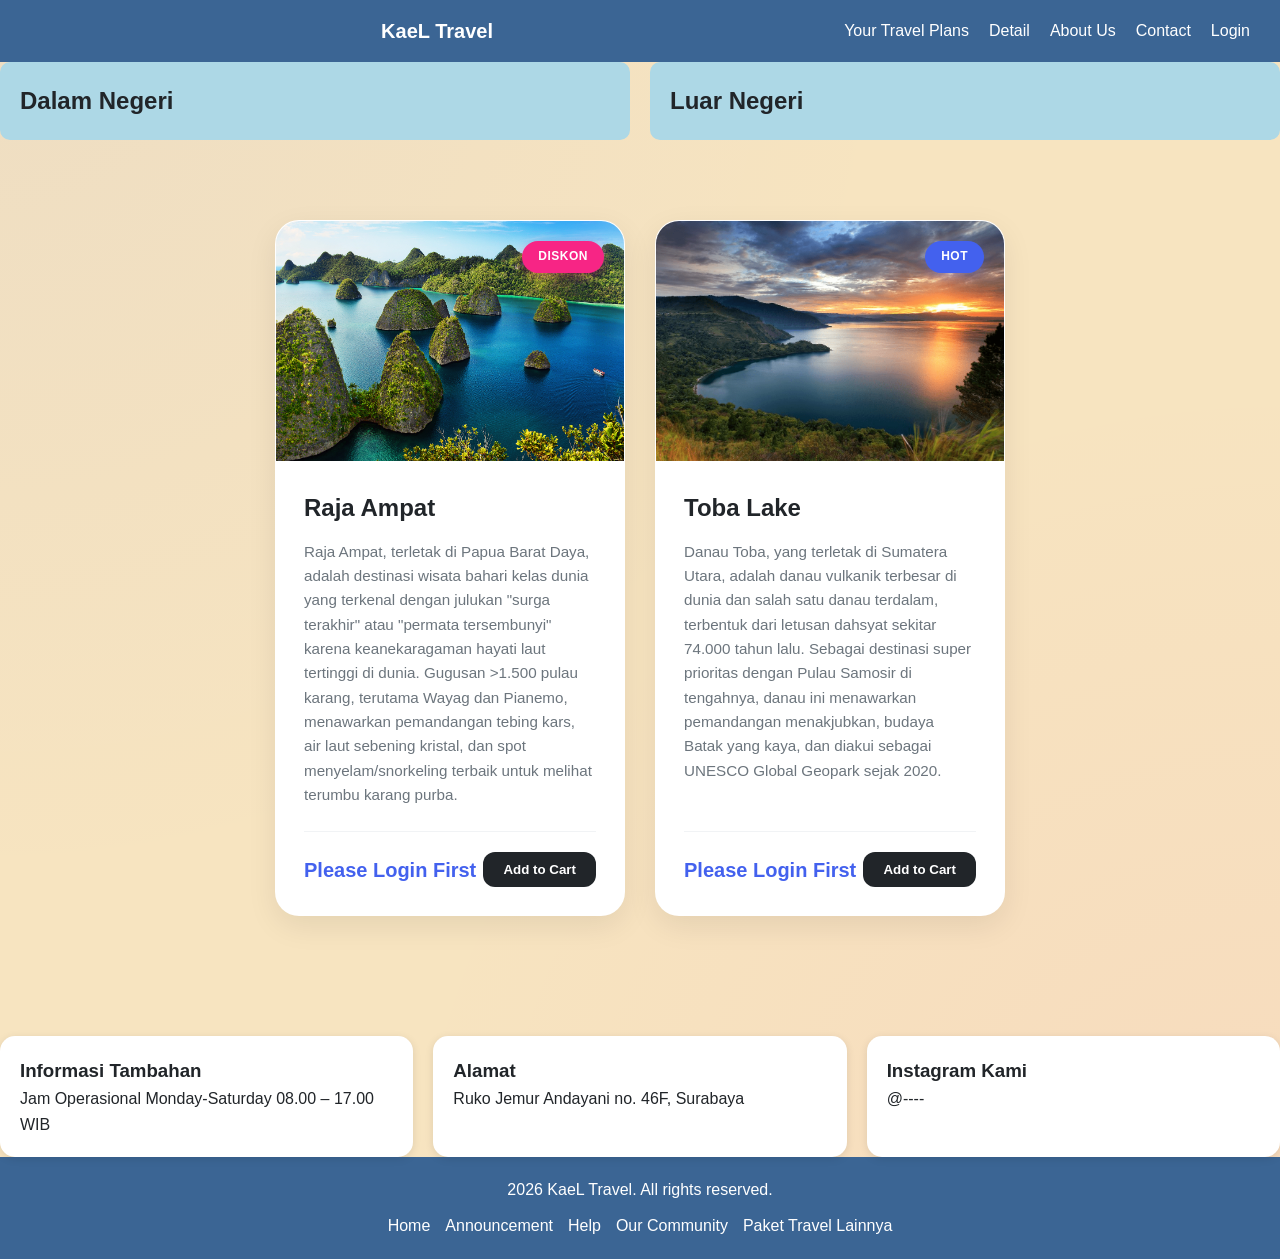
<file: index.html>
<!DOCTYPE html>
<html lang="en">
<head>
    <meta charset="UTF-8">
    <meta name="viewport" content="width=device-width, initial-scale=1.0">
    <title>Task Web</title>
    <link rel="stylesheet" href="css/style.css">
    <link rel="icon" type="image/png" href="Assets/Media/favicon.png">
</head>
<body>
    <header>
        <div class="logo"></div>
        <div class="nama-web">KaeL Travel</div>
        <nav>
            <ul>
                <li><a href="#">Your Travel Plans</a></li>
                <li><a href="#">Detail</a></li>
                <li><a href="#">About Us</a></li>
                <li><a href="#">Contact</a></li>
                <li><a href="login/login.html">Login</a></li>
            </ul>
        </nav>
    </header>

    <section class="destinasi">
        <div class="card">
            <h2>Dalam Negeri</h2>
        </div>
        
        <div class="card">
            <h2>Luar Negeri</h2>
        </div>
    </section>

    <main>
        <div class="page-wrapper">
            <main class="product-grid">
                <div class="product-card">
                    <div class="image-box">
                        <img src="Assets/Media/RajaAmpat.jpg" alt="Product Image">
                        <span class="badge sale">Diskon</span>
                    </div>
                    <div class="content">
                        <h2 class="nama-barang">Raja Ampat</h2>
                        <p class="deskripsi-barang">Raja Ampat, terletak di Papua Barat Daya, adalah destinasi wisata bahari kelas dunia yang terkenal dengan julukan "surga terakhir" atau "permata tersembunyi" karena keanekaragaman hayati laut tertinggi di dunia. Gugusan >1.500 pulau karang, terutama Wayag dan Pianemo, menawarkan pemandangan tebing kars, air laut sebening kristal, dan spot menyelam/snorkeling terbaik untuk melihat terumbu karang purba.
                        </p>
                        <div class="footer">
                            <span class="harga-barang">Please Login First</span>
                            <button class="buy-btn">Add to Cart</button>
                        </div>
                    </div>
                </div>

                <div class="product-card">
                    <div class="image-box">
                        <img src="Assets/Media/TobaLake.png" alt="Product Image">
                        <span class="badge">HOT</span>
                    </div>
                    <div class="content">
                        <h2 class="nama-barang">Toba Lake</h2>
                        <p class="deskripsi-barang">Danau Toba, yang terletak di Sumatera Utara, adalah danau vulkanik terbesar di dunia dan salah satu danau terdalam, terbentuk dari letusan dahsyat sekitar 74.000 tahun lalu. Sebagai destinasi super prioritas dengan Pulau Samosir di tengahnya, danau ini menawarkan pemandangan menakjubkan, budaya Batak yang kaya, dan diakui sebagai UNESCO Global Geopark sejak 2020.</p>
                        <div class="footer">
                            <span class="harga-barang">Please Login First</span>
                            <button class="buy-btn">Add to Cart</button>
                        </div>
                    </div>
                </div>
            </main>
        </div>
                
        <section class="info">
            <div class="box">
                <h3>Informasi Tambahan</h3>
                <p>
                Jam Operasional Monday-Saturday 08.00 – 17.00 WIB
                </p>
            </div>
            <div class="box">
                <h3>Alamat</h3>
                <p>
                Ruko Jemur Andayani no. 46F, Surabaya
                </p>
            </div>
             <div class="box">
                <h3>Instagram Kami</h3>
                <p>
                @----
                </p>
            </div>
        </section>

        
        <footer>
            <div class="footer-content">
            <p>2026 KaeL Travel. All rights reserved.</p>
    
                <ul class="footer-menu">
                    <li><a href="#">Home</a></li>
                    <li><a href="#">Announcement</a></li>
                    <li><a href="#">Help</a></li>
                    <li><a href="#">Our Community</a></li>
                    <li><a href="#">Paket Travel Lainnya</a></li>
                </ul>
            </div>
        </footer>
        
 
    </main>
</body>
</html>
</file>
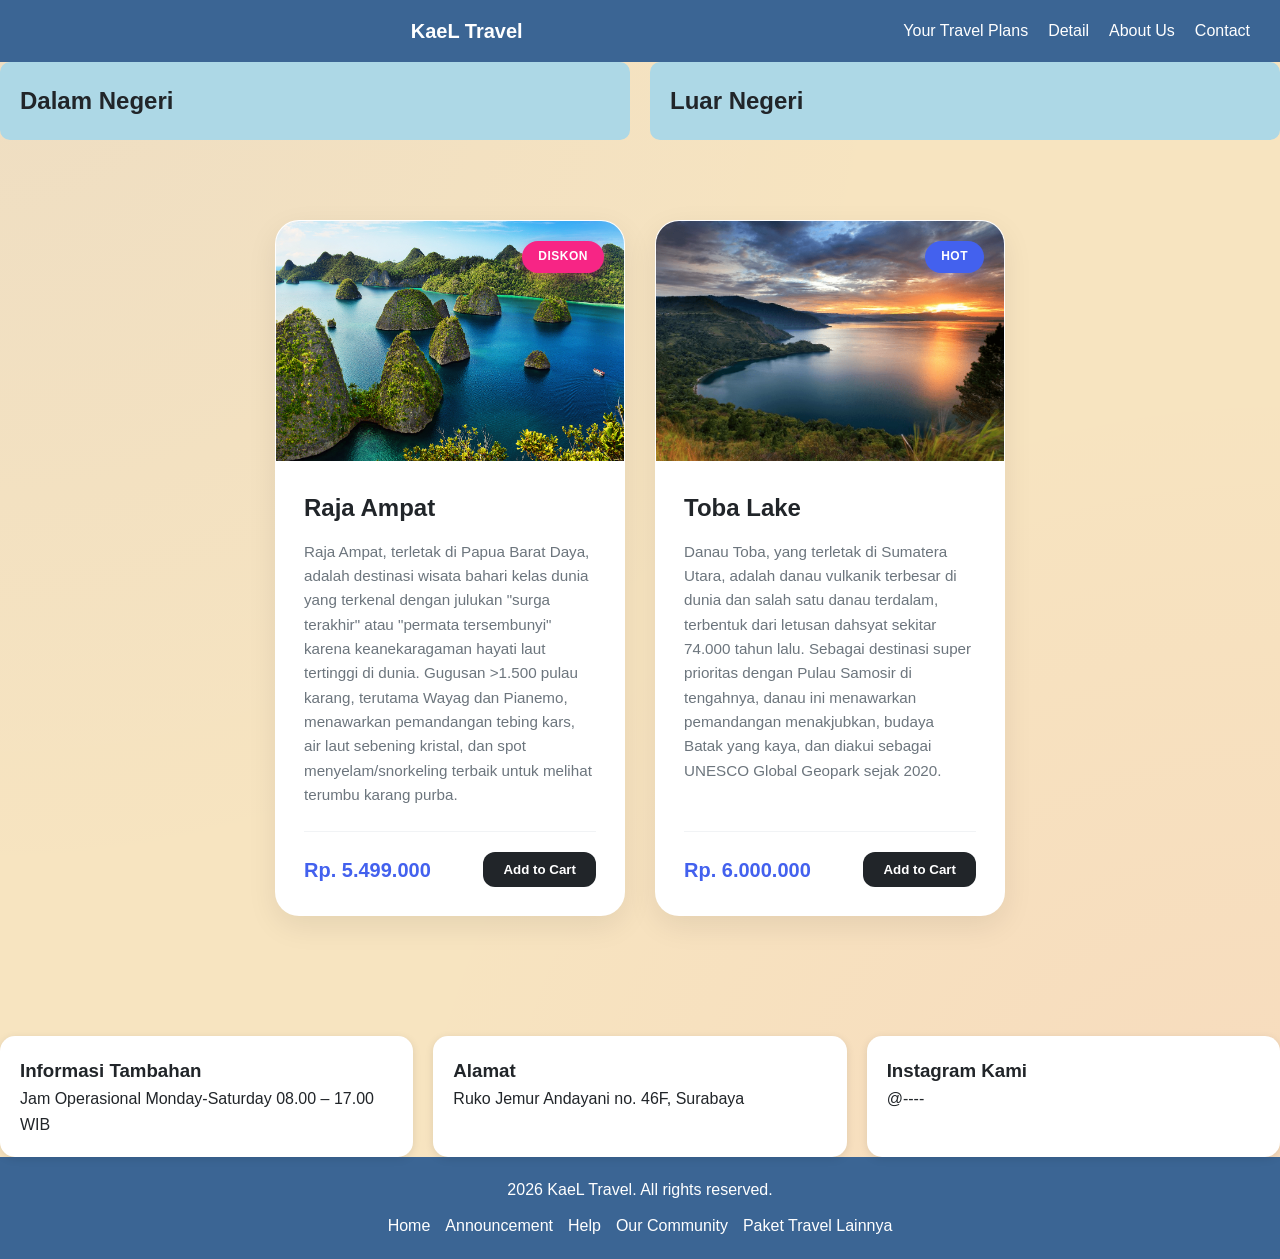
<file: dashboard.html>
<!DOCTYPE html>
<html lang="en">

<head>
    <meta charset="UTF-8">
    <meta name="viewport" content="width=device-width, initial-scale=1.0">
    <title>Task Web</title>
    <link rel="stylesheet" href="css/style.css">
    <link rel="icon" type="image/png" href="Assets/Media/favicon.png">
</head>

<body>
    <header>
        <div class="logo"></div>
        <div class="nama-web">KaeL Travel</div>
        <nav>
            <ul>
                <li><a href="#">Your Travel Plans</a></li>
                <li><a href="#">Detail</a></li>
                <li><a href="#">About Us</a></li>
                <li><a href="#">Contact</a></li>
            </ul>
        </nav>
    </header>

    <section class="destinasi">
        <div class="card">
            <h2>Dalam Negeri</h2>
        </div>

        <div class="card">
            <h2>Luar Negeri</h2>
        </div>
    </section>

    <main>
        <div class="page-wrapper">
            <main class="product-grid">
                <div class="product-card">
                    <div class="image-box">
                        <img src="Assets/Media/RajaAmpat.jpg" alt="Product Image">
                        <span class="badge sale">Diskon</span>
                    </div>
                    <div class="content">
                        <h2 class="nama-barang">Raja Ampat</h2>
                        <p class="deskripsi-barang">Raja Ampat, terletak di Papua Barat Daya, adalah destinasi wisata
                            bahari kelas dunia yang terkenal dengan julukan "surga terakhir" atau "permata tersembunyi"
                            karena keanekaragaman hayati laut tertinggi di dunia. Gugusan >1.500 pulau karang, terutama
                            Wayag dan Pianemo, menawarkan pemandangan tebing kars, air laut sebening kristal, dan spot
                            menyelam/snorkeling terbaik untuk melihat terumbu karang purba.
                        </p>
                        <div class="footer">
                            <span class="harga-barang">Rp. 5.499.000</span>
                            <button class="buy-btn">Add to Cart</button>
                        </div>
                    </div>
                </div>

                <div class="product-card">
                    <div class="image-box">
                        <img src="Assets/Media/TobaLake.png" alt="Product Image">
                        <span class="badge">HOT</span>
                    </div>
                    <div class="content">
                        <h2 class="nama-barang">Toba Lake</h2>
                        <p class="deskripsi-barang">Danau Toba, yang terletak di Sumatera Utara, adalah danau vulkanik
                            terbesar di dunia dan salah satu danau terdalam, terbentuk dari letusan dahsyat sekitar
                            74.000 tahun lalu. Sebagai destinasi super prioritas dengan Pulau Samosir di tengahnya,
                            danau ini menawarkan pemandangan menakjubkan, budaya Batak yang kaya, dan diakui sebagai
                            UNESCO Global Geopark sejak 2020.</p>
                        <div class="footer">
                            <span class="harga-barang">Rp. 6.000.000</span>
                            <button class="buy-btn">Add to Cart</button>
                        </div>
                    </div>
                </div>
            </main>
        </div>

        <section class="info">
            <div class="box">
                <h3>Informasi Tambahan</h3>
                <p>
                    Jam Operasional Monday-Saturday 08.00 – 17.00 WIB
                </p>
            </div>
            <div class="box">
                <h3>Alamat</h3>
                <p>
                    Ruko Jemur Andayani no. 46F, Surabaya
                </p>
            </div>
            <div class="box">
                <h3>Instagram Kami</h3>
                <p>
                    @----
                </p>
            </div>
        </section>


        <footer>
            <div class="footer-content">
                <p>2026 KaeL Travel. All rights reserved.</p>

                <ul class="footer-menu">
                    <li><a href="#">Home</a></li>
                    <li><a href="#">Announcement</a></li>
                    <li><a href="#">Help</a></li>
                    <li><a href="#">Our Community</a></li>
                    <li><a href="#">Paket Travel Lainnya</a></li>
                </ul>
            </div>
        </footer>


    </main>
</body>

</html>
</file>
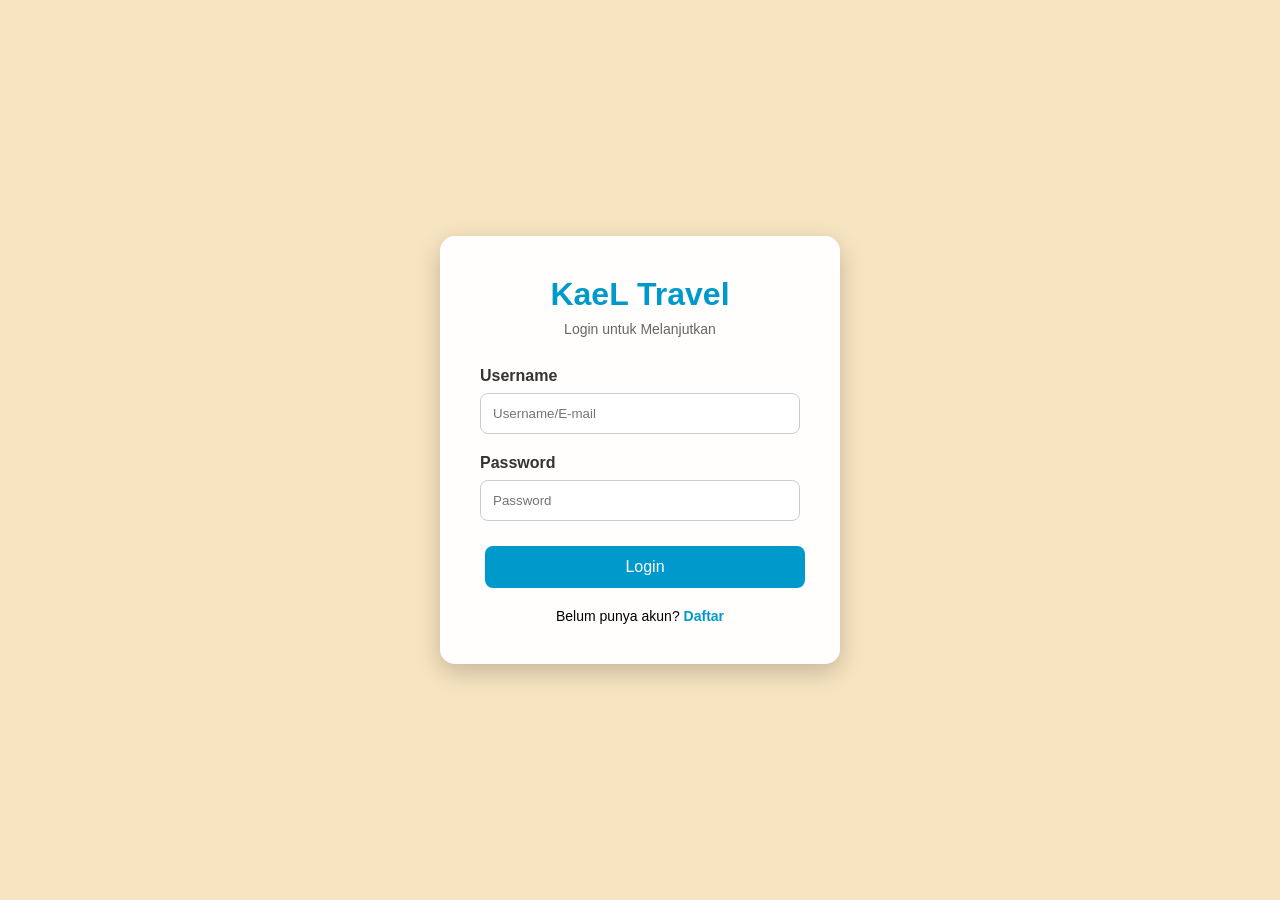
<file: login/login.html>
<!DOCTYPE html>
<html lang="id">

<head>
    <meta charset="UTF-8">
    <meta name="viewport" content="width=device-width, initial-scale=1.0">
    <title>Login to KaeL Travel</title>
    <link rel="stylesheet" href="login.css">
</head>

<body>

    <div class="container">
        <div class="login-box">

            <div class="logo">
                <h1>KaeL Travel</h1>
                <p>Login untuk Melanjutkan</p>
            </div>

            <form id="loginForm">
                <div class="input-group">
                    <label>Username</label>
                    <input type="text" id="username" placeholder="Username/E-mail" required>
                </div>

                <div class="input-group">
                    <label>Password</label>
                    <input type="password" id="password" placeholder="Password" required>
                </div>

                <button type="submit">Login</button>
            </form>


            <div class="register-link">
                Belum punya akun?
                <a href="#">Daftar</a>
            </div>
            </form>

        </div>
    </div>
    <script>
        document.getElementById("loginForm").addEventListener('submit', function (event) {
            event.preventDefault();

            const username = document.getElementById("username").value;
            const password = document.getElementById("password").value;

            if (username === "KaeL" && password === "123454321") {
                window.location.href = '../dashboard.html';
            } else {
                alert("Username atau password salah!");
            }
        });
    </script>

</body>

</html>
</file>
<file: css/style.css>
header {
    display: flex;
    justify-content: space-between;
    align-items: center;
    background-color: #3b6594;
    padding: 15px 30px;
}

.logo {
    color: white;
    font-size: 35px;
    font-weight: bold;
}

.destinasi {
    display: grid;
    grid-template-columns: repeat(2, 1fr);
    gap: 20px;
}

.card {
    background: lightblue;
    padding: 20px;
    border-radius: 10px;
}

.nama-web {
    color: white;
    text-align: left;
    font-size: 20px;
    font-weight: bold;
    font-family: 'Gill Sans', 'Gill Sans MT', Calibri, 'Trebuchet MS', sans-serif;
    align-items: left;
}

nav ul {
    list-style: none;
    display: flex;
    gap: 20px;
}

nav ul li a {
    color: white;
    text-decoration: none;
}

nav ul li a:hover {
    color: #00adb5;
}

:root {
    --primary: #4361ee;
    --primary-light: #4895ef;
    --secondary: #3f37c9;
    --accent: #f72585;
    --dark: #212529;
    --light: #f8f9fa;
    --white: #ffffff;
    --shadow: 0 10px 30px rgba(0, 0, 0, 0.08);
    --shadow-hover: 0 20px 50px rgba(67, 97, 238, 0.15);
    --transition: all 0.4s cubic-bezier(0.4, 0, 0.2, 1);
    --radius: 24px;
}

* {
    margin: 0;
    padding: 0;
    box-sizing: border-box;
}


body {
    font-family: 'Plus Jakarta Sans', sans-serif;
    background-color: #f7e4c0;
    background-image:
        radial-gradient(at 0% 0%, rgba(67, 97, 238, 0.05) 0px, transparent 50%),
        radial-gradient(at 100% 100%, rgba(247, 37, 133, 0.05) 0px, transparent 50%);
    color: var(--dark);
    line-height: 1.6;
    min-height: 100vh;
}

.page-wrapper {
    max-width: 1200px;
    margin: 0 auto;
    padding: 80px 20px;
}


.page-header {
    text-align: center;
    margin-bottom: 60px;
}

.page-header h1 {
    font-family: 'Outfit', sans-serif;
    font-size: 3rem;
    font-weight: 800;
    margin-bottom: 12px;
    color: var(--dark);
    letter-spacing: -1px;
}

.page-header .highlight {
    background: linear-gradient(90deg, var(--primary), var(--accent));
    -webkit-background-clip: text;
    -webkit-text-fill-color: transparent;
}

.page-header p {
    color: #6c757d;
    font-size: 1.1rem;
    font-weight: 500;
}


.product-grid {
    display: flex;
    flex-wrap: wrap;
    justify-content: center;
    gap: 30px;
}


.product-card {
    background: var(--white);
    width: 350px;
    border-radius: var(--radius);
    overflow: hidden;
    box-shadow: var(--shadow);
    transition: var(--transition);
    border: 1px solid rgba(255, 255, 255, 0.5);
    position: relative;
    display: flex;
    flex-direction: column;
}

.product-card:hover {
    transform: translateY(-12px);
    box-shadow: var(--shadow-hover);
}

.image-box {
    position: relative;
    height: 240px;
    overflow: hidden;
    background: #e9ecef;
}

.image-box img {
    width: 100%;
    height: 100%;
    object-fit: cover;
    transition: var(--transition);
}

.product-card:hover .image-box img {
    transform: scale(1.1);
}

.badge {
    position: absolute;
    top: 20px;
    right: 20px;
    background: var(--primary);
    color: var(--white);
    padding: 6px 16px;
    border-radius: 50px;
    font-size: 0.75rem;
    font-weight: 700;
    text-transform: uppercase;
    letter-spacing: 0.5px;
    box-shadow: 0 4px 12px rgba(67, 97, 238, 0.3);
}

.badge.sale {
    background: var(--accent);
    box-shadow: 0 4px 12px rgba(247, 37, 133, 0.3);
}

.content {
    padding: 28px;
    flex-grow: 1;
    display: flex;
    flex-direction: column;
}

.nama-barang {
    font-family: 'Outfit', sans-serif;
    font-size: 1.5rem;
    font-weight: 700;
    margin-bottom: 12px;
    color: var(--dark);
}

.deskripsi-barang {
    color: #6c757d;
    font-size: 0.95rem;
    margin-bottom: 24px;
    flex-grow: 1;
}

.info {
    display: grid;
    grid-template-columns: repeat(3, 1fr);
    gap: 20px;
    margin-top: 40px;
}

.box {
    background: white;
    padding: 20px;
    border-radius: 15px;
    box-shadow: 0 2px 8px rgba(0, 0, 0, 0.1);
}

.footer {
    display: flex;
    align-items: center;
    justify-content: space-between;
    padding-top: 20px;
    border-top: 1px solid #f1f3f5;
}

.harga-barang {
    color: var(--primary);
    font-size: 1.25rem;
    font-weight: 800;
}

.buy-btn {
    background: var(--dark);
    color: var(--white);
    border: none;
    padding: 10px 20px;
    border-radius: 12px;
    font-weight: 600;
    cursor: pointer;
    transition: var(--transition);
}

.buy-btn:hover {
    background: var(--primary);
    transform: scale(1.05);
    box-shadow: 0 5px 15px rgba(67, 97, 238, 0.3);
}

footer {
    background-color: #3b6594;
    color: white;
    padding: 20px;
    text-align: center;
}

.footer-menu {
    list-style: none;
    margin-top: 10px;
    padding: 0;
    display: flex;
    justify-content: center;
    gap: 15px;
}

.footer-menu a {
    color: white;
    text-decoration: none;
}

.footer-menu a:hover {
    color: #00adb5;
}



@media (max-width: 768px) {
    header {
        flex-direction: column;
        gap: 15px;
        text-align: center;
        padding: 20px;
    }

    .nama-web {
        text-align: center;
    }

    .destinasi {
        grid-template-columns: 1fr;
        padding: 0 20px;
    }

    .page-header h1 {
        font-size: 2.2rem;
    }

    .page-wrapper {
        padding: 40px 20px;
    }

    .product-card {
        width: 100%;
        max-width: 450px;
    }

    .info {
        grid-template-columns: 1fr;
        gap: 15px;
        padding: 0 20px;
    }
}

@media (max-width: 480px) {
    nav ul {
        flex-direction: column;
        gap: 12px;
        align-items: center;
    }

    .page-header h1 {
        font-size: 1.8rem;
    }

    .content {
        padding: 20px;
    }

    .footer {
        flex-direction: column;
        gap: 15px;
        align-items: flex-start;
    }

    .buy-btn {
        width: 100%;
        text-align: center;
    }

    .footer-menu {
        flex-direction: column;
        gap: 10px;
    }
}
</file>
<file: login/login.css>
* {

    margin: 0;

    padding: 0;

    box-sizing: border-box;

    font-family: Arial, sans-serif;

}



body {

    min-height: 100vh;

    background: #f7e4c0;

    background-size: cover;

    background-position: center;

    display: flex;

    justify-content: center;

    align-items: center;

}



.container {

    width: 100%;

    padding: 20px;

}



.login-box {

    width: 400px;

    max-width: 100%;

    background: rgba(255, 255, 255, 0.95);

    padding: 40px;

    border-radius: 15px;

    box-shadow: 0 8px 25px rgba(0, 0, 0, 0.2);

    margin: auto;

}



.logo {

    text-align: center;

    margin-bottom: 30px;

}



.logo h1 {

    color: #0099cc;

    margin-bottom: 8px;

}



.logo p {

    color: #666;

    font-size: 14px;

}



.input-group {

    margin-bottom: 20px;

}



.input-group label {

    display: block;

    margin-bottom: 8px;

    color: #333;

    font-weight: bold;

}



.input-group input {

    width: 100%;

    padding: 12px;

    border: 1px solid #ccc;

    border-radius: 8px;

    outline: none;

}



.input-group input:focus {

    border-color: #0099cc;

}



button {

    width: 100%;

    padding: 12px;

    margin: 5px;

    background: #0099cc;

    color: white;

    border: none;

    border-radius: 8px;

    cursor: pointer;

    font-size: 16px;

    transition: 0.3s;

}



button:hover {

    background: #0077a3;

}



.register-link {

    margin-top: 15px;

    text-align: center;

    font-size: 14px;

}



.register-link a {

    text-decoration: none;

    color: #0099cc;

    font-weight: bold;

}
</file>
